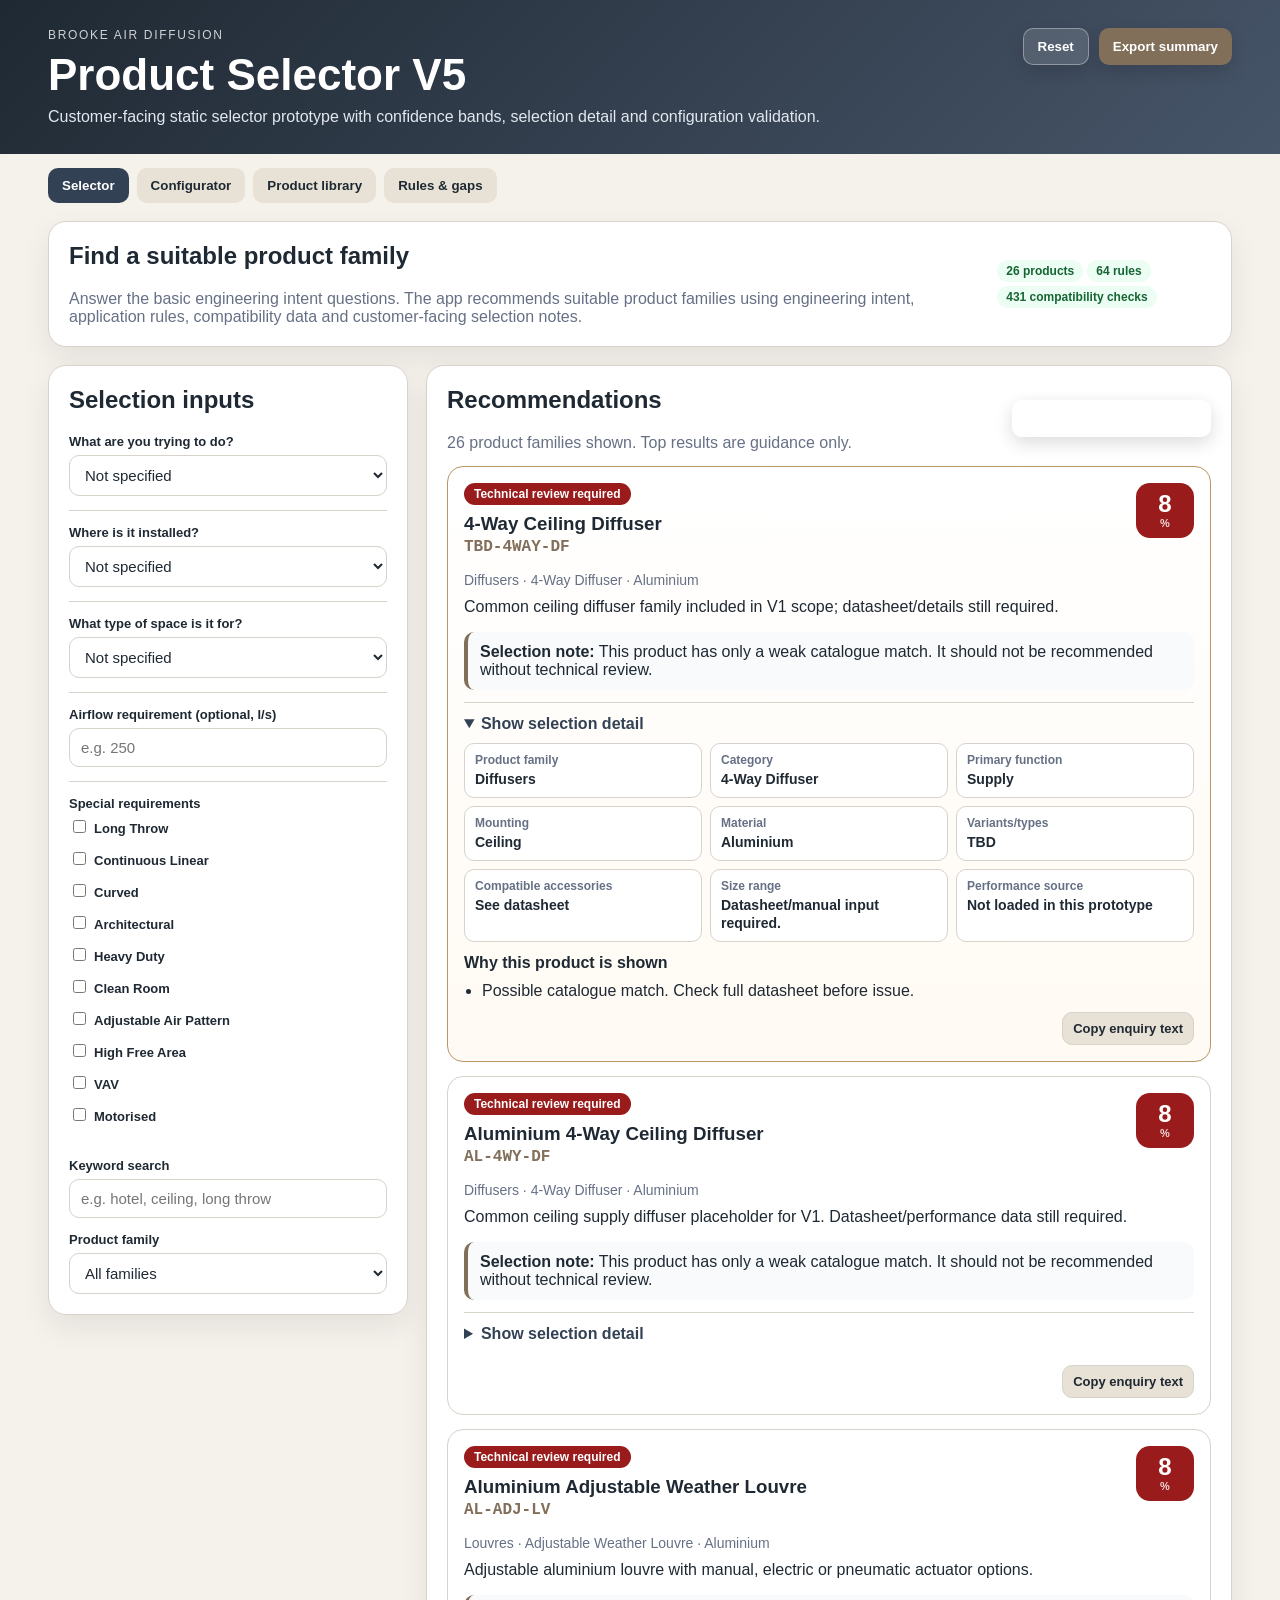
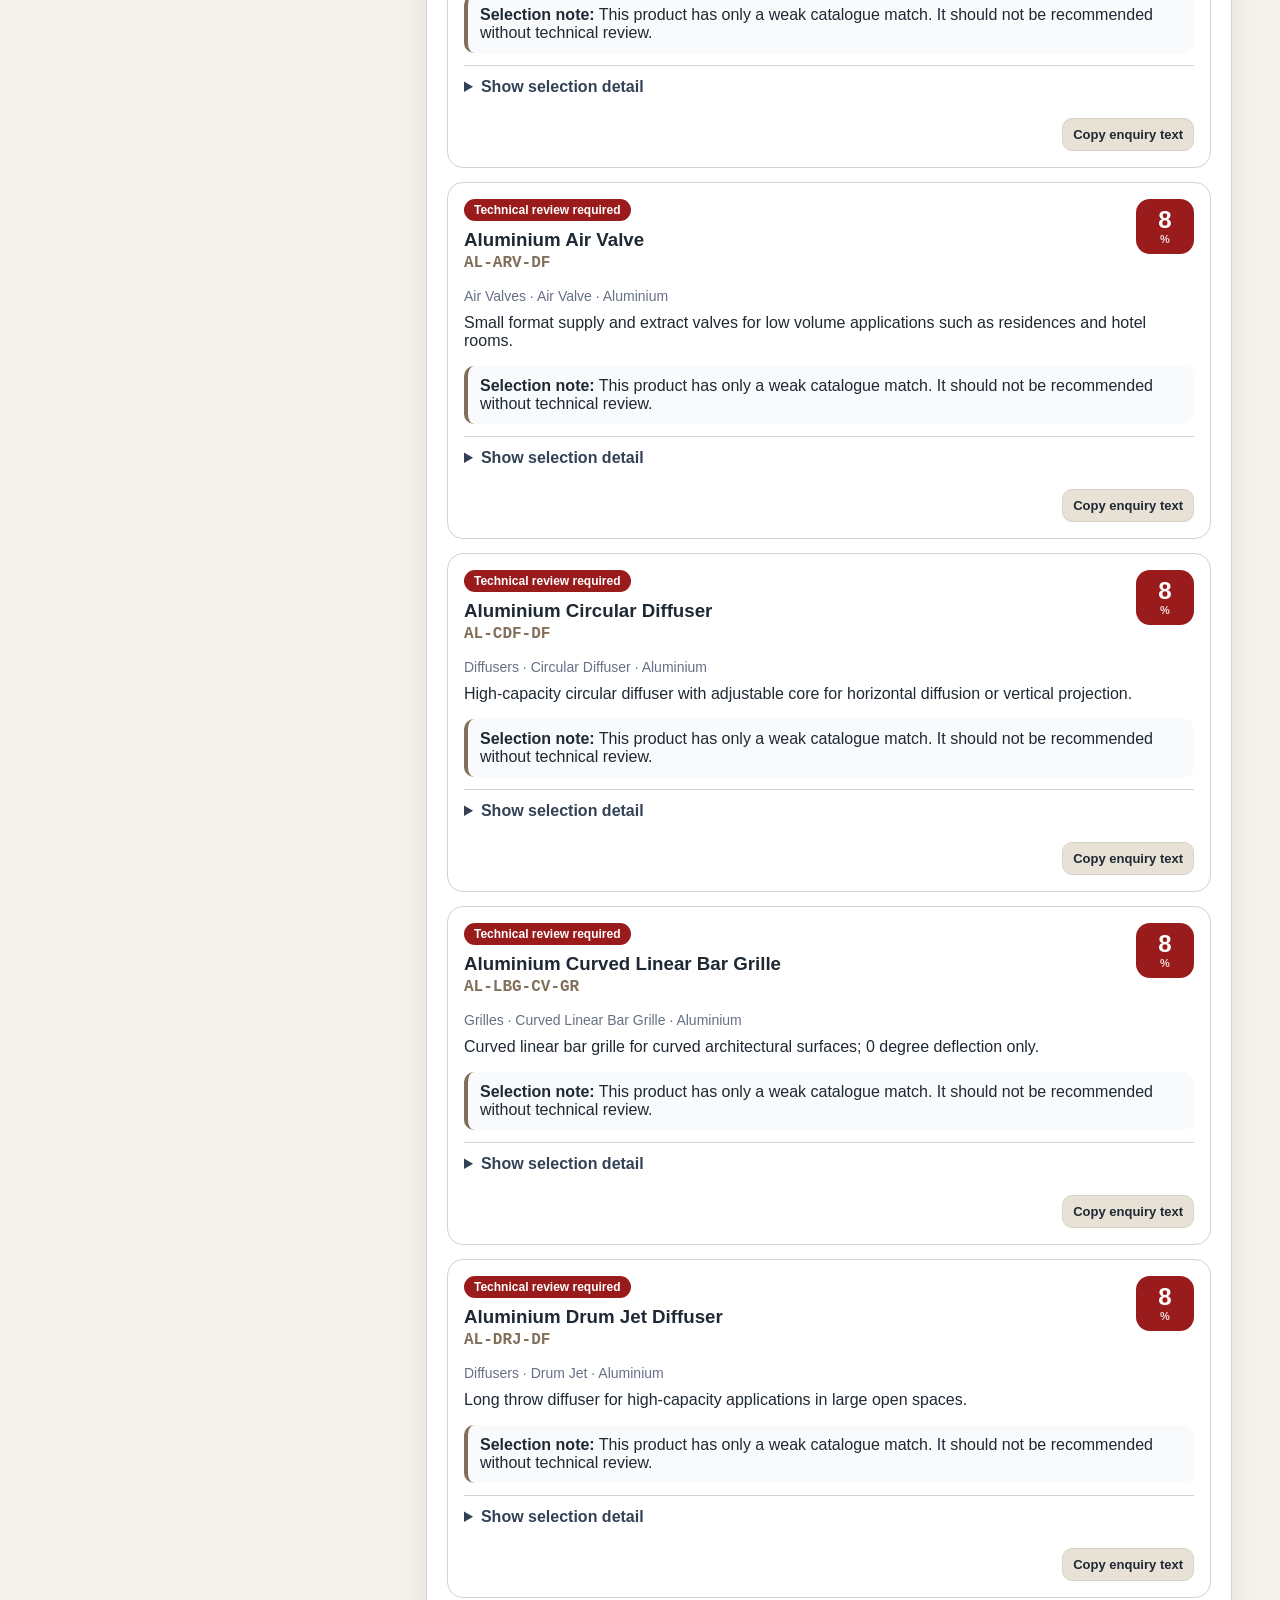
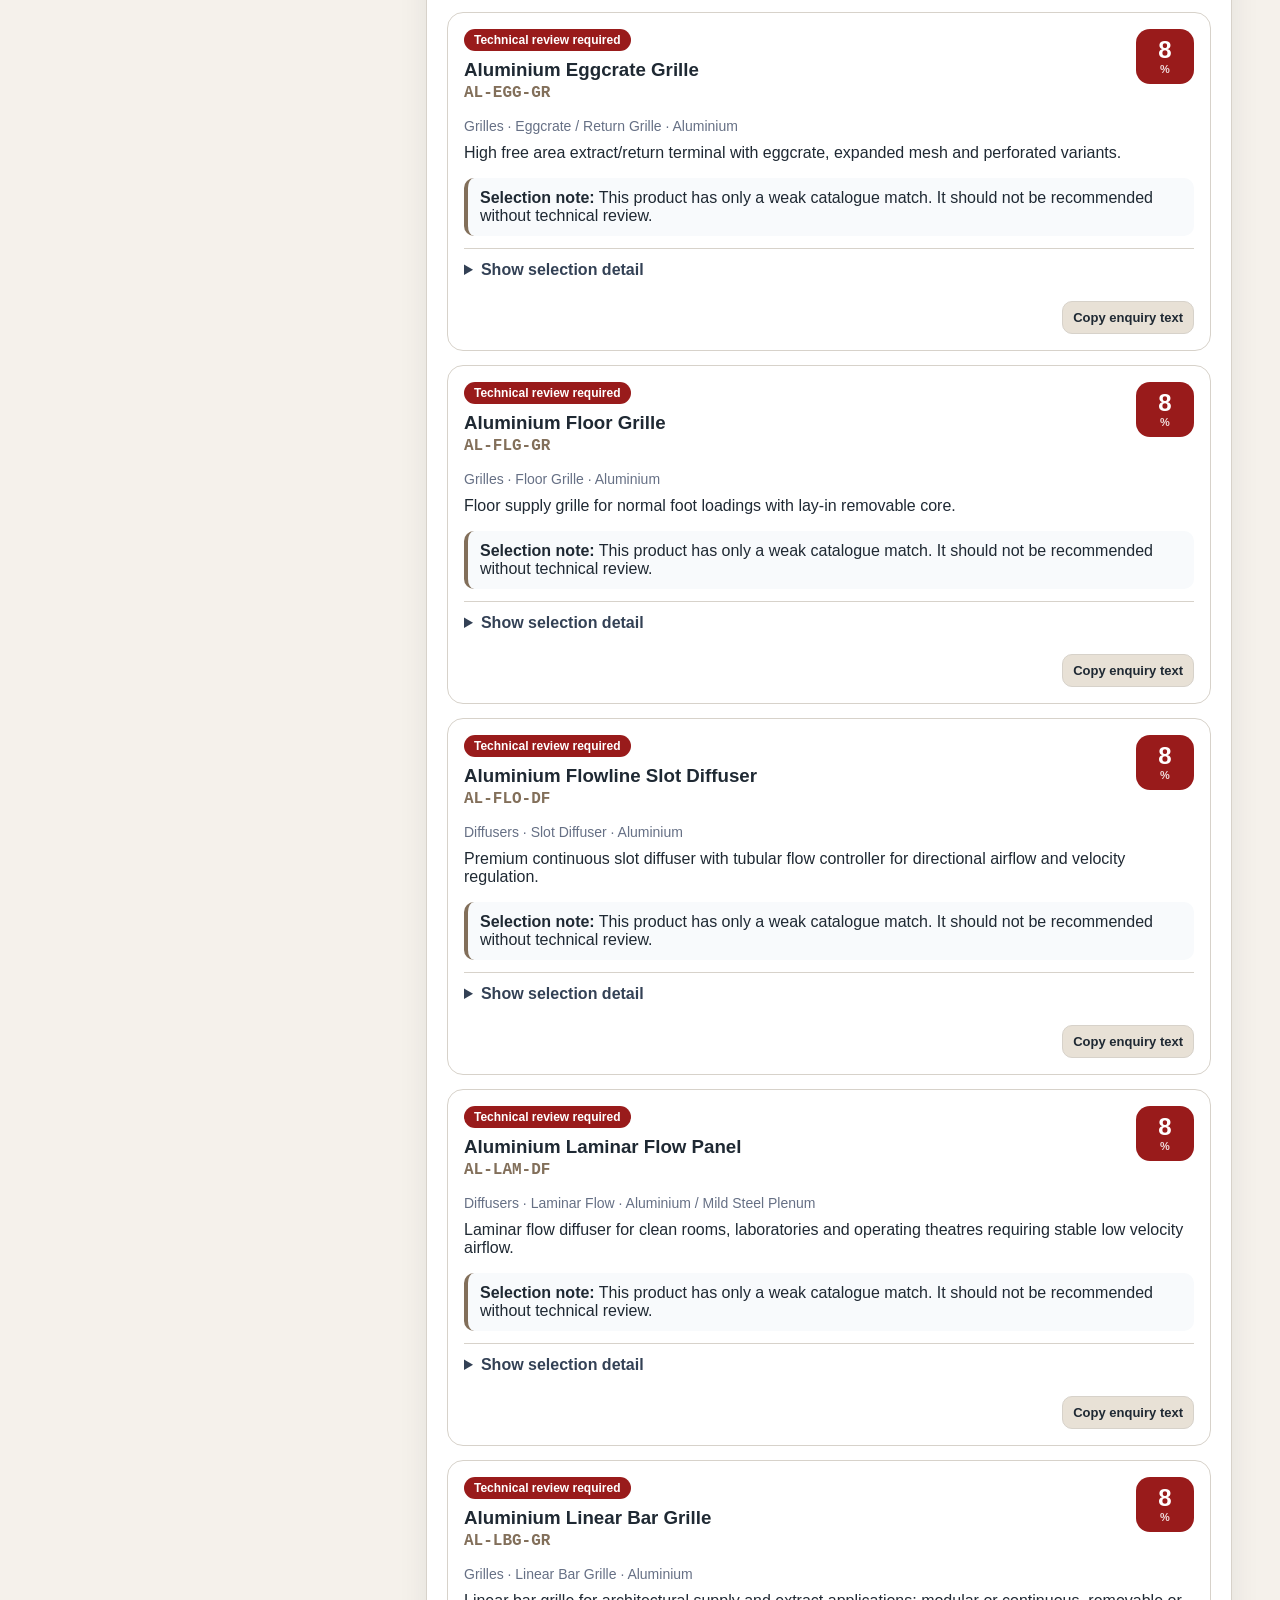
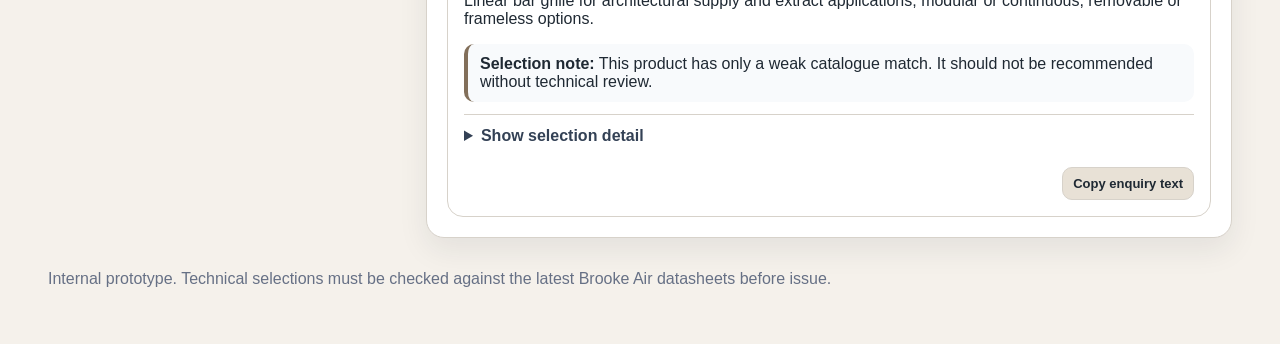
<file: index.html>
<!doctype html>
<html lang="en-GB">
<head>
  <meta charset="utf-8" />
  <meta name="viewport" content="width=device-width, initial-scale=1" />
  <title>Brooke Air Product Selector V5</title>
  <link rel="stylesheet" href="style.css" />
</head>
<body>
  <header class="app-header">
    <div>
      <p class="eyebrow">Brooke Air Diffusion</p>
      <h1>Product Selector V5</h1>
      <p class="subtitle">Customer-facing static selector prototype with confidence bands, selection detail and configuration validation.</p>
    </div>
    <div class="header-actions">
      <button id="resetBtn" class="secondary">Reset</button>
      <button id="exportBtn">Export summary</button>
    </div>
  </header>

  <nav class="tabs" aria-label="Application sections">
    <button class="tab active" data-tab="selector">Selector</button>
    <button class="tab" data-tab="configurator">Configurator</button>
    <button class="tab" data-tab="library">Product library</button>
    <button class="tab" data-tab="rules">Rules & gaps</button>
  </nav>

  <main>
    <section id="selector" class="tab-panel active">
      <section class="panel intro-panel">
        <div>
          <h2>Find a suitable product family</h2>
          <p>Answer the basic engineering intent questions. The app recommends suitable product families using engineering intent, application rules, compatibility data and customer-facing selection notes.</p>
        </div>
        <div class="status-pill" id="dataStatus"></div>
      </section>

      <div class="layout">
        <aside class="panel controls-panel">
          <h2>Selection inputs</h2>
          <div id="questionContainer" class="question-list"></div>
          <label class="field-label" for="keywordInput">Keyword search</label>
          <input id="keywordInput" type="search" placeholder="e.g. hotel, ceiling, long throw" />
          <label class="field-label" for="familyFilter">Product family</label>
          <select id="familyFilter"><option value="">All families</option></select>
        </aside>

        <section class="panel results-panel">
          <div class="results-header">
            <div>
              <h2>Recommendations</h2>
              <p id="resultCount"></p>
            </div>
            <button id="copyTopBtn" class="secondary">Copy top recommendation</button>
          </div>
          <div id="recommendations" class="cards"></div>
        </section>
      </div>
    </section>

    <section id="configurator" class="tab-panel">
      <section class="panel intro-panel">
        <div>
          <h2>Validate product configuration</h2>
          <p>Uses the grille compatibility matrix where available. Select a grille type and check controls, frames, fixings and finishes.</p>
        </div>
      </section>
      <div class="layout two-col">
        <aside class="panel controls-panel">
          <h2>Configuration</h2>
          <label class="field-label" for="compatProduct">Product</label>
          <select id="compatProduct"></select>
          <label class="field-label" for="compatVariant">Product type / variant</label>
          <select id="compatVariant"></select>
          <p id="compatVariantNote" class="hint"></p>
          <label class="field-label" for="compatGroup">Option group</label>
          <select id="compatGroup"></select>
          <label class="field-label" for="compatOption">Option</label>
          <select id="compatOption"></select>
          <div id="compatResult" class="compat-result"></div>
        </aside>
        <section class="panel results-panel">
          <h2>Available options</h2>
          <div id="compatTable" class="compat-table"></div>
        </section>
      </div>
    </section>

    <section id="library" class="tab-panel">
      <section class="panel intro-panel">
        <div>
          <h2>Product library</h2>
          <p>Browse the product dataset included in this static version.</p>
        </div>
        <input id="librarySearch" type="search" placeholder="Search product code, name or notes" />
      </section>
      <div id="libraryGrid" class="library-grid"></div>
    </section>

    <section id="rules" class="tab-panel">
      <section class="panel intro-panel">
        <div>
          <h2>Rules, warnings and data gaps</h2>
          <p>Review the logic currently driving the app. These are the items to refine before customer-facing use.</p>
        </div>
      </section>
      <div class="layout two-col">
        <section class="panel">
          <h2>Engineering rules</h2>
          <div id="rulesList" class="list-block"></div>
        </section>
        <section class="panel">
          <h2>Common mistakes & gaps</h2>
          <div id="mistakesList" class="list-block"></div>
          <h3>Data gaps</h3>
          <div id="gapsList" class="list-block"></div>
        </section>
      </div>
    </section>
  </main>

  <footer>
    <p>Internal prototype. Technical selections must be checked against the latest Brooke Air datasheets before issue.</p>
  </footer>

  <script src="data.js"></script>
  <script src="app.js"></script>
</body>
</html>
</file>
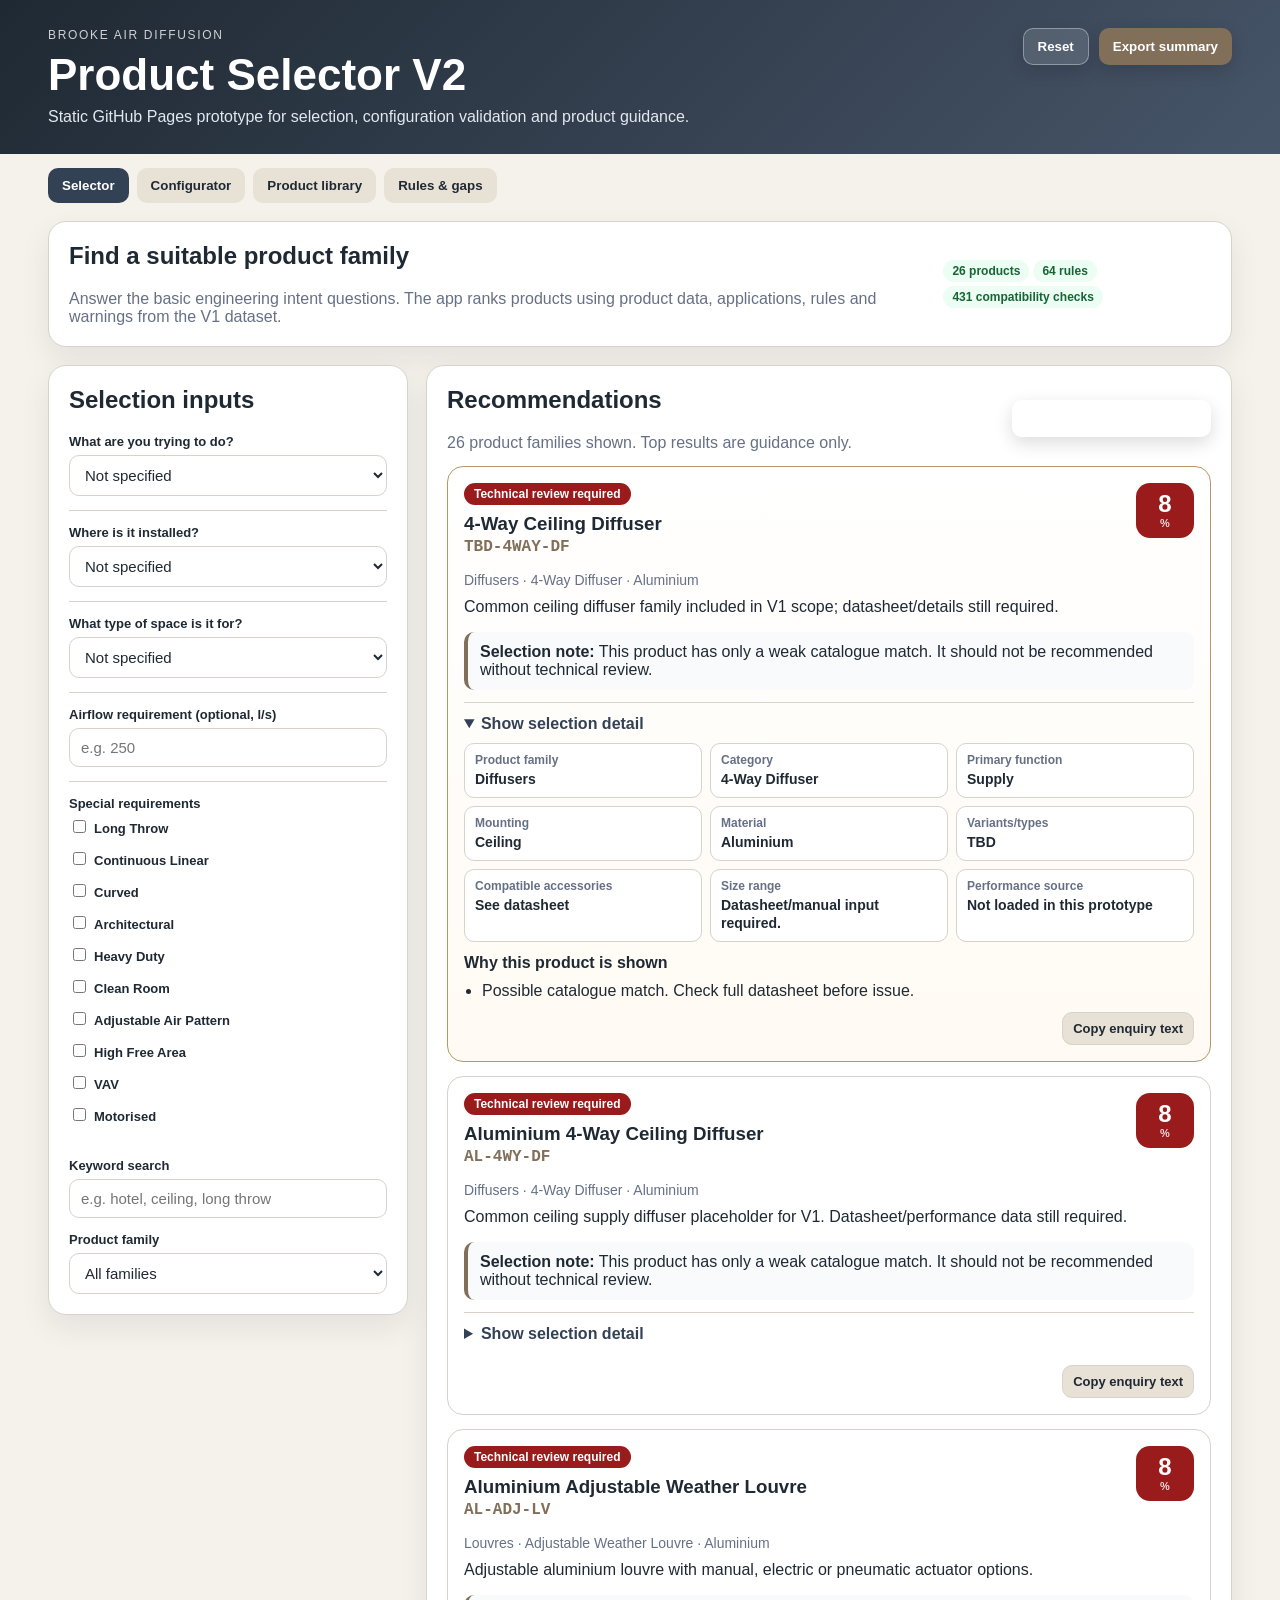
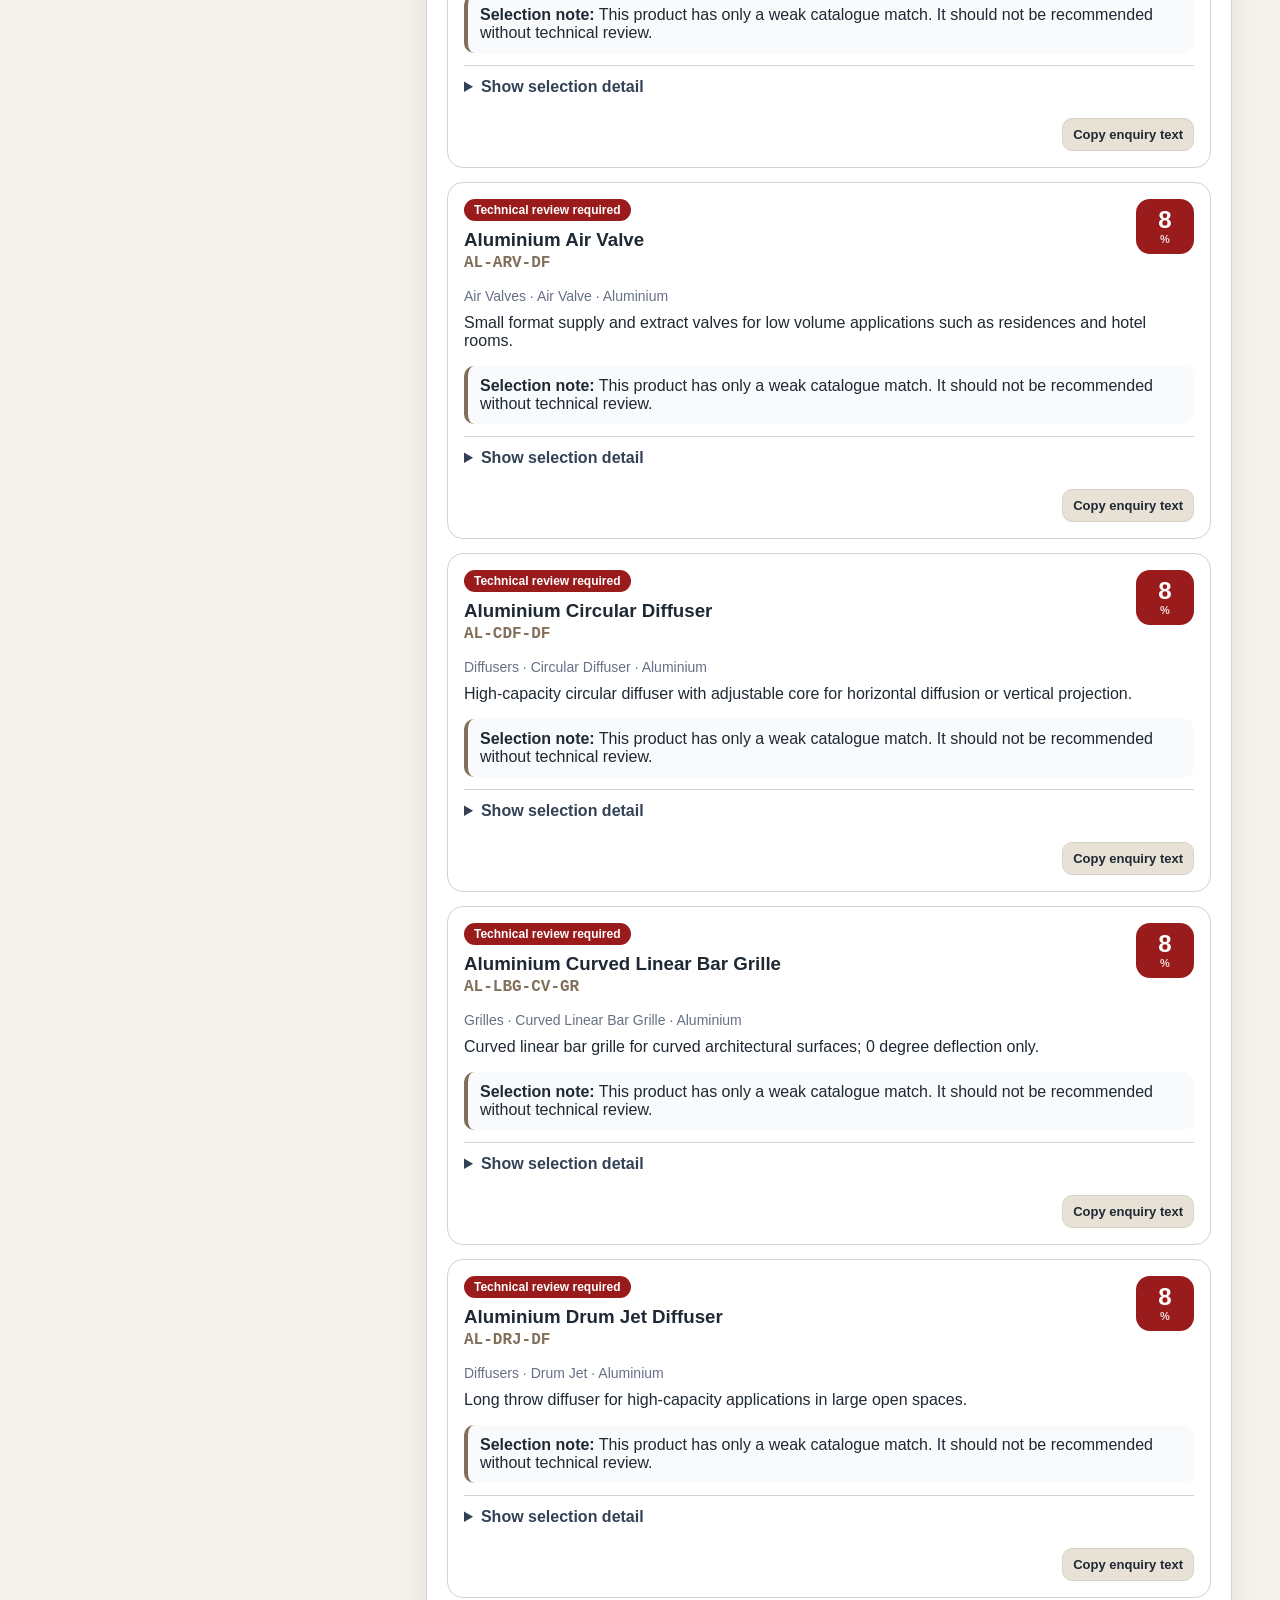
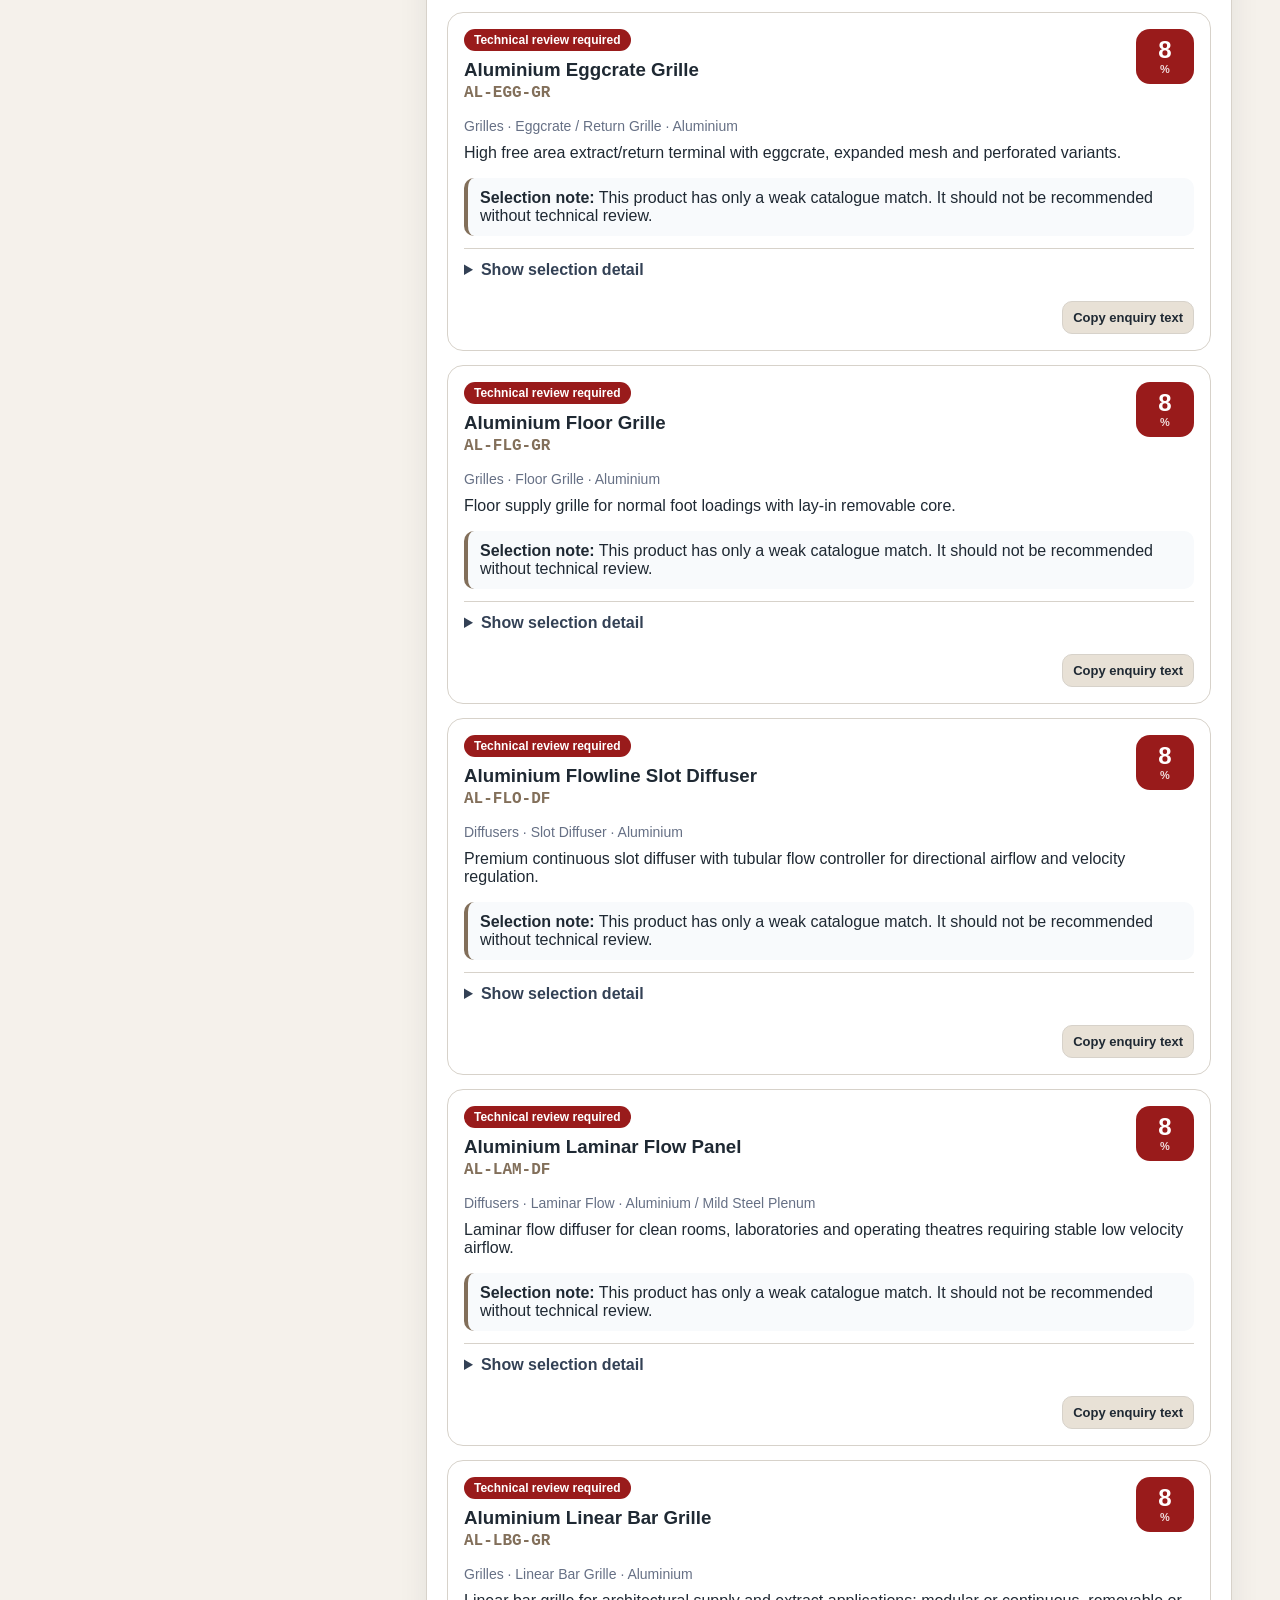
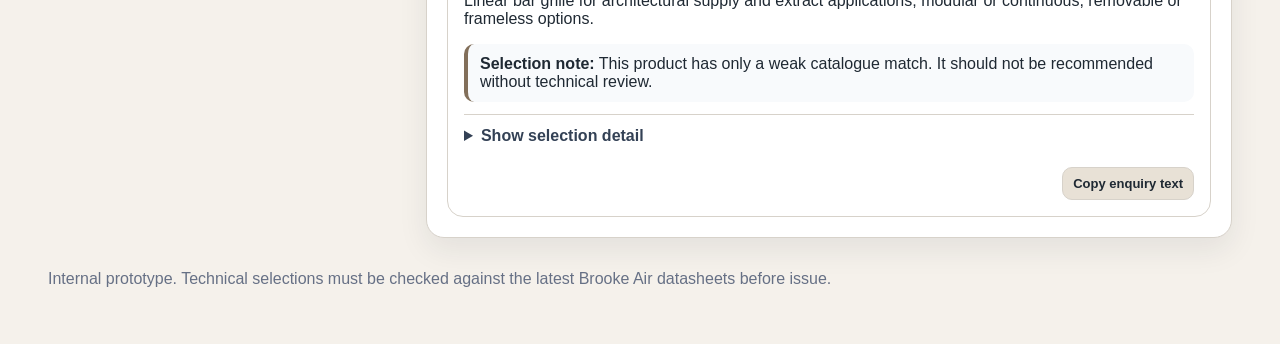
<file: index_old.html>
<!doctype html>
<html lang="en-GB">
<head>
  <meta charset="utf-8" />
  <meta name="viewport" content="width=device-width, initial-scale=1" />
  <title>Brooke Air Product Selector V2</title>
  <link rel="stylesheet" href="style.css" />
</head>
<body>
  <header class="app-header">
    <div>
      <p class="eyebrow">Brooke Air Diffusion</p>
      <h1>Product Selector V2</h1>
      <p class="subtitle">Static GitHub Pages prototype for selection, configuration validation and product guidance.</p>
    </div>
    <div class="header-actions">
      <button id="resetBtn" class="secondary">Reset</button>
      <button id="exportBtn">Export summary</button>
    </div>
  </header>

  <nav class="tabs" aria-label="Application sections">
    <button class="tab active" data-tab="selector">Selector</button>
    <button class="tab" data-tab="configurator">Configurator</button>
    <button class="tab" data-tab="library">Product library</button>
    <button class="tab" data-tab="rules">Rules & gaps</button>
  </nav>

  <main>
    <section id="selector" class="tab-panel active">
      <section class="panel intro-panel">
        <div>
          <h2>Find a suitable product family</h2>
          <p>Answer the basic engineering intent questions. The app ranks products using product data, applications, rules and warnings from the V1 dataset.</p>
        </div>
        <div class="status-pill" id="dataStatus"></div>
      </section>

      <div class="layout">
        <aside class="panel controls-panel">
          <h2>Selection inputs</h2>
          <div id="questionContainer" class="question-list"></div>
          <label class="field-label" for="keywordInput">Keyword search</label>
          <input id="keywordInput" type="search" placeholder="e.g. hotel, ceiling, long throw" />
          <label class="field-label" for="familyFilter">Product family</label>
          <select id="familyFilter"><option value="">All families</option></select>
        </aside>

        <section class="panel results-panel">
          <div class="results-header">
            <div>
              <h2>Recommendations</h2>
              <p id="resultCount"></p>
            </div>
            <button id="copyTopBtn" class="secondary">Copy top recommendation</button>
          </div>
          <div id="recommendations" class="cards"></div>
        </section>
      </div>
    </section>

    <section id="configurator" class="tab-panel">
      <section class="panel intro-panel">
        <div>
          <h2>Validate product configuration</h2>
          <p>Uses the grille compatibility matrix where available. Select a grille type and check controls, frames, fixings and finishes.</p>
        </div>
      </section>
      <div class="layout two-col">
        <aside class="panel controls-panel">
          <h2>Configuration</h2>
          <label class="field-label" for="compatProduct">Grille type</label>
          <select id="compatProduct"></select>
          <label class="field-label" for="compatGroup">Option group</label>
          <select id="compatGroup"></select>
          <label class="field-label" for="compatOption">Option</label>
          <select id="compatOption"></select>
          <div id="compatResult" class="compat-result"></div>
        </aside>
        <section class="panel results-panel">
          <h2>Available options</h2>
          <div id="compatTable" class="compat-table"></div>
        </section>
      </div>
    </section>

    <section id="library" class="tab-panel">
      <section class="panel intro-panel">
        <div>
          <h2>Product library</h2>
          <p>Browse the product dataset included in this static version.</p>
        </div>
        <input id="librarySearch" type="search" placeholder="Search product code, name or notes" />
      </section>
      <div id="libraryGrid" class="library-grid"></div>
    </section>

    <section id="rules" class="tab-panel">
      <section class="panel intro-panel">
        <div>
          <h2>Rules, warnings and data gaps</h2>
          <p>Review the logic currently driving the app. These are the items to refine before customer-facing use.</p>
        </div>
      </section>
      <div class="layout two-col">
        <section class="panel">
          <h2>Engineering rules</h2>
          <div id="rulesList" class="list-block"></div>
        </section>
        <section class="panel">
          <h2>Common mistakes & gaps</h2>
          <div id="mistakesList" class="list-block"></div>
          <h3>Data gaps</h3>
          <div id="gapsList" class="list-block"></div>
        </section>
      </div>
    </section>
  </main>

  <footer>
    <p>Internal prototype. Technical selections must be checked against the latest Brooke Air datasheets before issue.</p>
  </footer>

  <script src="data.js"></script>
  <script src="app.js"></script>
</body>
</html>
</file>
<file: style.css>
:root {
  --bg: #f5f1eb;
  --panel: #ffffff;
  --ink: #1f2933;
  --muted: #667085;
  --line: #d7d2ca;
  --accent: #334155;
  --accent-2: #826f5a;
  --good: #166534;
  --warn: #92400e;
  --bad: #991b1b;
  --soft-good: #ecfdf3;
  --soft-warn: #fffbeb;
  --soft-bad: #fef2f2;
  --shadow: 0 12px 30px rgba(31, 41, 51, .08);
}
* { box-sizing: border-box; }
body { margin: 0; font-family: -apple-system, BlinkMacSystemFont, "Segoe UI", Roboto, Arial, sans-serif; color: var(--ink); background: var(--bg); }
.app-header { display: flex; align-items: flex-start; justify-content: space-between; gap: 24px; padding: 28px clamp(18px, 4vw, 48px); background: linear-gradient(135deg, #1f2933, #475569); color: white; }
.eyebrow { margin: 0 0 8px; text-transform: uppercase; letter-spacing: .14em; font-size: 12px; opacity: .78; }
h1, h2, h3, p { margin-top: 0; }
h1 { margin-bottom: 8px; font-size: clamp(28px, 5vw, 44px); }
.subtitle { max-width: 800px; margin-bottom: 0; color: #e2e8f0; }
.header-actions { display: flex; gap: 10px; flex-wrap: wrap; }
button { border: 0; border-radius: 10px; padding: 10px 14px; background: var(--accent-2); color: white; font-weight: 700; cursor: pointer; box-shadow: 0 6px 18px rgba(0,0,0,.14); }
button.secondary { background: rgba(255,255,255,.12); border: 1px solid rgba(255,255,255,.35); }
.tabs { display: flex; gap: 8px; padding: 14px clamp(18px, 4vw, 48px) 0; flex-wrap: wrap; }
.tab { background: #e8e1d6; color: var(--ink); box-shadow: none; }
.tab.active { background: var(--accent); color: #fff; }
main { padding: 18px clamp(18px, 4vw, 48px) 32px; }
.tab-panel { display: none; }
.tab-panel.active { display: block; }
.panel { background: var(--panel); border: 1px solid var(--line); border-radius: 18px; padding: 20px; box-shadow: var(--shadow); }
.intro-panel { display: flex; align-items: center; justify-content: space-between; gap: 20px; margin-bottom: 18px; }
.intro-panel p { color: var(--muted); margin-bottom: 0; }
.layout { display: grid; grid-template-columns: 360px 1fr; gap: 18px; align-items: start; }
.layout.two-col { grid-template-columns: minmax(300px, 430px) 1fr; }
.question-list { display: grid; gap: 14px; }
.question { border-bottom: 1px solid var(--line); padding-bottom: 14px; }
.question:last-child { border-bottom: none; }
.field-label, .question label { display: block; font-size: 13px; font-weight: 800; margin-bottom: 6px; }
select, input { width: 100%; border: 1px solid var(--line); border-radius: 10px; padding: 10px 11px; font-size: 15px; background: #fff; color: var(--ink); }
input[type="checkbox"] { width: auto; margin-right: 8px; }
.checkbox-grid { display: grid; gap: 7px; }
.controls-panel { position: sticky; top: 14px; }
.field-label { margin-top: 14px; }
.results-header { display: flex; align-items: center; justify-content: space-between; gap: 16px; margin-bottom: 14px; }
#resultCount { color: var(--muted); margin-bottom: 0; }
.cards { display: grid; gap: 14px; }
.card { border: 1px solid var(--line); border-radius: 16px; padding: 16px; background: #fff; }
.card.top { border-color: #b99764; background: linear-gradient(180deg, #fff, #fffaf3); }
.card-header { display: flex; align-items: flex-start; justify-content: space-between; gap: 12px; }
.card h3 { margin-bottom: 3px; }
.code { font-family: ui-monospace, SFMono-Regular, Menlo, Monaco, Consolas, monospace; color: var(--accent-2); font-weight: 800; }
.badge { display: inline-block; border-radius: 999px; padding: 4px 9px; font-size: 12px; font-weight: 800; background: #eef2f7; color: var(--accent); margin: 2px 4px 2px 0; }
.badge.good { background: var(--soft-good); color: var(--good); }
.badge.warn { background: var(--soft-warn); color: var(--warn); }
.badge.bad { background: var(--soft-bad); color: var(--bad); }
.score { min-width: 58px; text-align: center; border-radius: 14px; color: white; padding: 9px 10px; font-weight: 900; display: grid; line-height: 1; }
.score span { font-size: 24px; }
.score small { font-size: 11px; opacity: .85; margin-top: 2px; }
.score-good { background: var(--good) !important; color: #fff !important; }
.score-amber { background: var(--warn) !important; color: #fff !important; }
.score-red { background: var(--bad) !important; color: #fff !important; }
.meta { color: var(--muted); font-size: 14px; margin-bottom: 10px; }
.reason-list { margin: 10px 0 0; padding-left: 18px; }
.reason-list li { margin: 4px 0; }
.compat-result { margin-top: 16px; padding: 14px; border-radius: 14px; border: 1px solid var(--line); }
.compat-result.ok { background: var(--soft-good); border-color: #bbf7d0; }
.compat-result.no { background: var(--soft-bad); border-color: #fecaca; }
.compat-result.na { background: #f8fafc; }
.compat-table { overflow-x: auto; }
table { width: 100%; border-collapse: collapse; font-size: 14px; }
th, td { text-align: left; border-bottom: 1px solid var(--line); padding: 9px 8px; vertical-align: top; }
th { background: #f8fafc; font-size: 12px; text-transform: uppercase; letter-spacing: .06em; }
.library-grid { display: grid; grid-template-columns: repeat(auto-fill, minmax(300px, 1fr)); gap: 14px; }
.list-block { display: grid; gap: 10px; max-height: 620px; overflow: auto; padding-right: 4px; }
.list-item { border: 1px solid var(--line); border-radius: 12px; padding: 12px; background: #fff; }
.list-item p { margin-bottom: 5px; }
footer { padding: 0 clamp(18px, 4vw, 48px) 28px; color: var(--muted); }
@media (max-width: 900px) { .app-header, .intro-panel, .results-header { flex-direction: column; align-items: stretch; } .layout, .layout.two-col { grid-template-columns: 1fr; } .controls-panel { position: static; } }

.recommendation-label { display: inline-block; border-radius: 999px; padding: 4px 10px; font-size: 12px; font-weight: 900; margin-bottom: 8px; }
.customer-summary { border-left: 4px solid var(--accent-2); background: #f8fafc; border-radius: 10px; padding: 11px 12px; margin: 12px 0; color: var(--ink); }
.match-details { margin-top: 12px; border-top: 1px solid var(--line); padding-top: 12px; }
.match-details summary { cursor: pointer; font-weight: 900; color: var(--accent); margin-bottom: 10px; }
.detail-grid { display: grid; grid-template-columns: repeat(auto-fit, minmax(220px, 1fr)); gap: 8px; margin: 10px 0 12px; }
.detail-row { border: 1px solid var(--line); background: #fff; border-radius: 10px; padding: 9px 10px; }
.detail-row span { display: block; color: var(--muted); font-size: 12px; font-weight: 800; margin-bottom: 3px; }
.detail-row strong { font-size: 14px; }
.match-details h4 { margin: 12px 0 6px; }
.cta-row { display: flex; justify-content: flex-end; margin-top: 12px; }
button.small { padding: 8px 10px; font-size: 13px; box-shadow: none; background: #e8e1d6; color: var(--ink); border-color: var(--line); }
</file>
